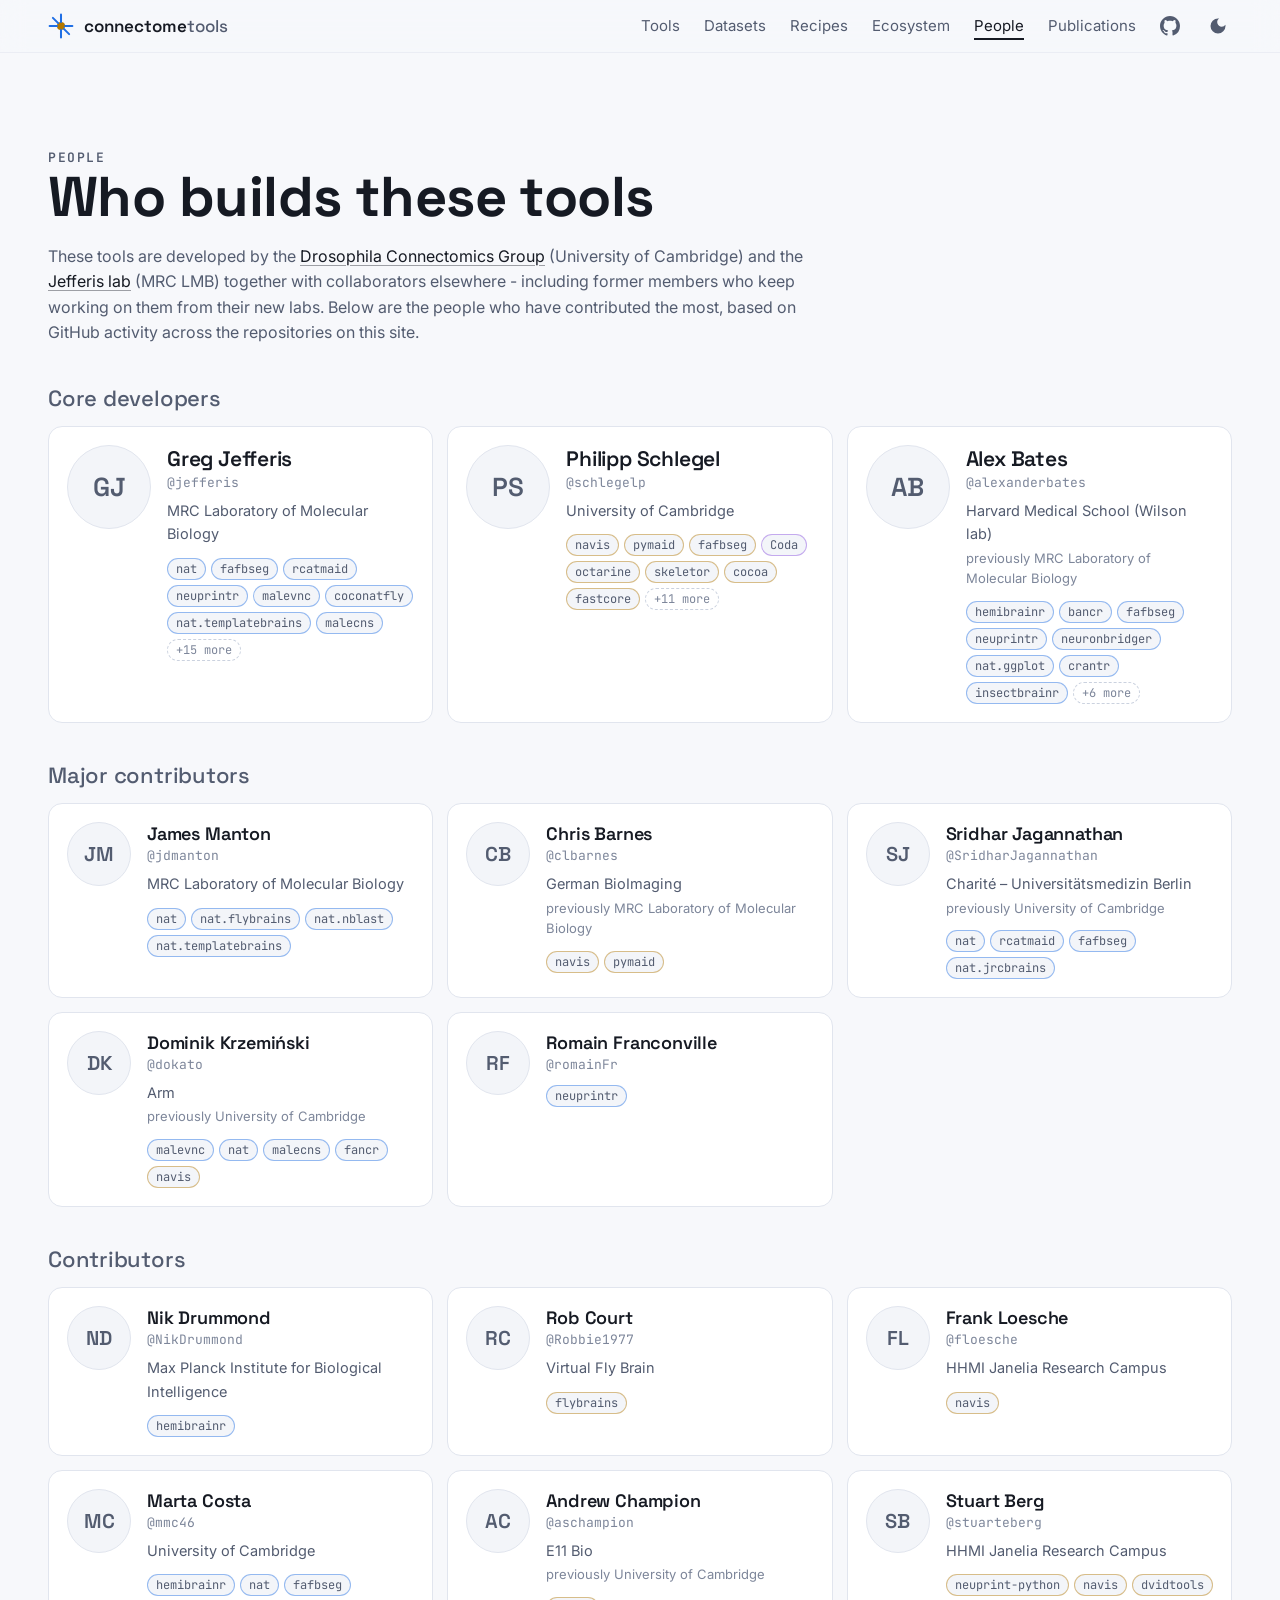
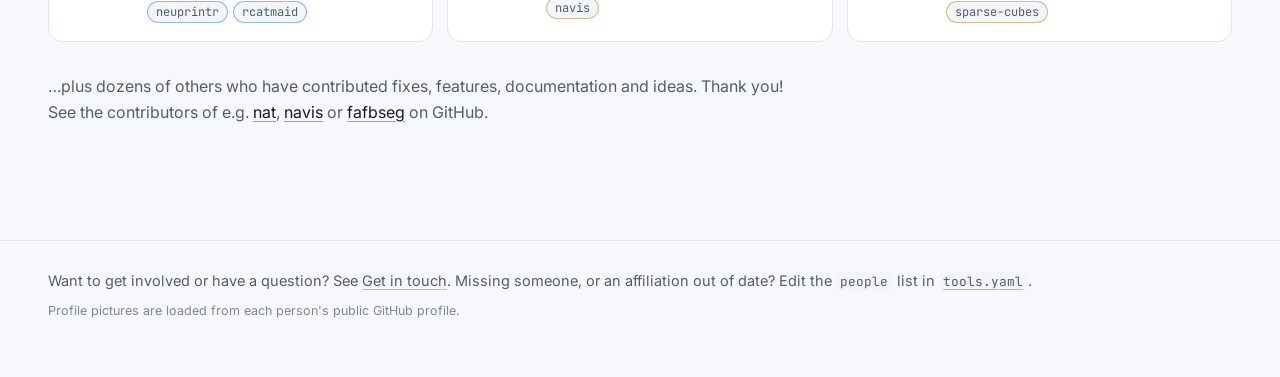
<file: docs/people.html>
<!doctype html>
<html lang="en">
<head>
  <meta charset="utf-8">
  <meta name="viewport" content="width=device-width, initial-scale=1">
  <title>People · Connectome Tools</title>
  <meta name="description" content="Open-source R and Python tools for neuroanatomy and connectomics, developed by the Drosophila Connectomics Group (University of Cambridge), the Jefferis lab (MRC LMB) and contributors from many other labs.">
  <meta property="og:title" content="People · Connectome Tools">
  <meta property="og:description" content="Open-source R and Python tools for neuroanatomy and connectomics.">
  <link rel="icon" href="data:image/svg+xml,<svg xmlns='http://www.w3.org/2000/svg' viewBox='0 0 32 32'><circle cx='16' cy='16' r='5' fill='%23ffc94d'/><path d='M16 11V2M16 21v9M11 16H2M21 16h9M12.5 12.5 6 6M19.5 19.5 26 26' stroke='%235b9cff' stroke-width='2.5' stroke-linecap='round'/></svg>">
  <link rel="preconnect" href="https://fonts.googleapis.com">
  <link rel="preconnect" href="https://fonts.gstatic.com" crossorigin>
  <link href="https://fonts.googleapis.com/css2?family=Inter:wght@400;500;600&family=JetBrains+Mono:wght@400;600&family=Space+Grotesk:wght@500;700&display=swap" rel="stylesheet">
  <link rel="stylesheet" href="style.css">
  <script>
    // Apply the saved theme before first paint to avoid a flash.
    try { const t = localStorage.getItem("theme"); if (t) document.documentElement.dataset.theme = t; } catch (e) {}
  </script>
</head>
<body>
  <header class="nav">
    <a class="brand" href="index.html" aria-label="Connectome Tools home">
      <svg viewBox="0 0 32 32" aria-hidden="true"><circle cx="16" cy="16" r="5" class="soma"/><path d="M16 11V2M16 21v9M11 16H2M21 16h9M12.5 12.5 6 6M19.5 19.5 26 26" class="neurites"/></svg>
      <span>connectome<b>tools</b></span>
    </a>
    <nav aria-label="Sections">
      <div class="nav-links">
        <a href="index.html#tools">Tools</a>
        <a href="index.html#datasets">Datasets</a>
        <a href="index.html#recipes">Recipes</a>
        <a href="index.html#ecosystem">Ecosystem</a>
        <a href="people.html" aria-current="true">People</a>
        <a href="publications.html">Publications</a>
      </div>
      <a href="https://github.com/flyconnectome/tools" class="gh" aria-label="GitHub repository">
        <svg viewBox="0 0 16 16" aria-hidden="true"><path fill="currentColor" d="M8 0C3.58 0 0 3.58 0 8c0 3.54 2.29 6.53 5.47 7.59.4.07.55-.17.55-.38 0-.19-.01-.82-.01-1.49-2.01.37-2.53-.49-2.69-.94-.09-.23-.48-.94-.82-1.13-.28-.15-.68-.52-.01-.53.63-.01 1.08.58 1.23.82.72 1.21 1.87.87 2.33.66.07-.52.28-.87.51-1.07-1.78-.2-3.64-.89-3.64-3.95 0-.87.31-1.59.82-2.15-.08-.2-.36-1.02.08-2.12 0 0 .67-.21 2.2.82.64-.18 1.32-.27 2-.27.68 0 1.36.09 2 .27 1.53-1.04 2.2-.82 2.2-.82.44 1.1.16 1.92.08 2.12.51.56.82 1.27.82 2.15 0 3.07-1.87 3.75-3.65 3.95.29.25.54.73.54 1.48 0 1.07-.01 1.93-.01 2.2 0 .21.15.46.55.38A8.013 8.013 0 0016 8c0-4.42-3.58-8-8-8z"/></svg>
      </a>
      <button class="theme-toggle" type="button" aria-label="Toggle light/dark theme">
        <svg viewBox="0 0 24 24" aria-hidden="true"><path fill="currentColor" d="M12 3a9 9 0 1 0 9 9c0-.46-.04-.92-.1-1.36a5.39 5.39 0 0 1-4.4 2.26 5.4 5.4 0 0 1-3.14-9.8c-.44-.06-.9-.1-1.36-.1z"/></svg>
      </button>
    </nav>
  </header>

  <main>
    <section class="section people-page">
      <div class="section-head">
        <p class="eyebrow">People</p>
        <h1>Who builds these tools</h1>
        <p>These tools are developed by the <a href="https://flyconnecto.me">Drosophila Connectomics Group</a> (University of Cambridge)
          and the <a href="https://www2.mrc-lmb.cam.ac.uk/group-leaders/h-to-m/gregory-jefferis/">Jefferis lab</a> (MRC LMB) together with
          collaborators elsewhere - including former members who keep working on them from their new labs. Below are the people who have
          contributed the most, based on GitHub activity across the repositories on this site.</p>
      </div>
      <div id="people"></div>
      <p class="people-more">…plus dozens of others who have contributed fixes, features, documentation and ideas. Thank you!
        See the contributors of e.g. <a href="https://github.com/natverse/nat/graphs/contributors">nat</a>,
        <a href="https://github.com/navis-org/navis/graphs/contributors">navis</a> or
        <a href="https://github.com/natverse/fafbseg/graphs/contributors">fafbseg</a> on GitHub.</p>
    </section>
  </main>

  <footer class="footer">
    <p>Want to get involved or have a question? See <a href="index.html#contact">Get in touch</a>.
      Missing someone, or an affiliation out of date? Edit the <code>people</code> list in
      <a href="https://github.com/flyconnectome/tools/blob/main/tools.yaml"><code>tools.yaml</code></a>.</p>
    <p class="small">Profile pictures are loaded from each person's public GitHub profile.</p>
  </footer>

  <script type="module" src="people.js"></script>
  <script type="module" src="theme.js"></script>
</body>
</html>
</file>
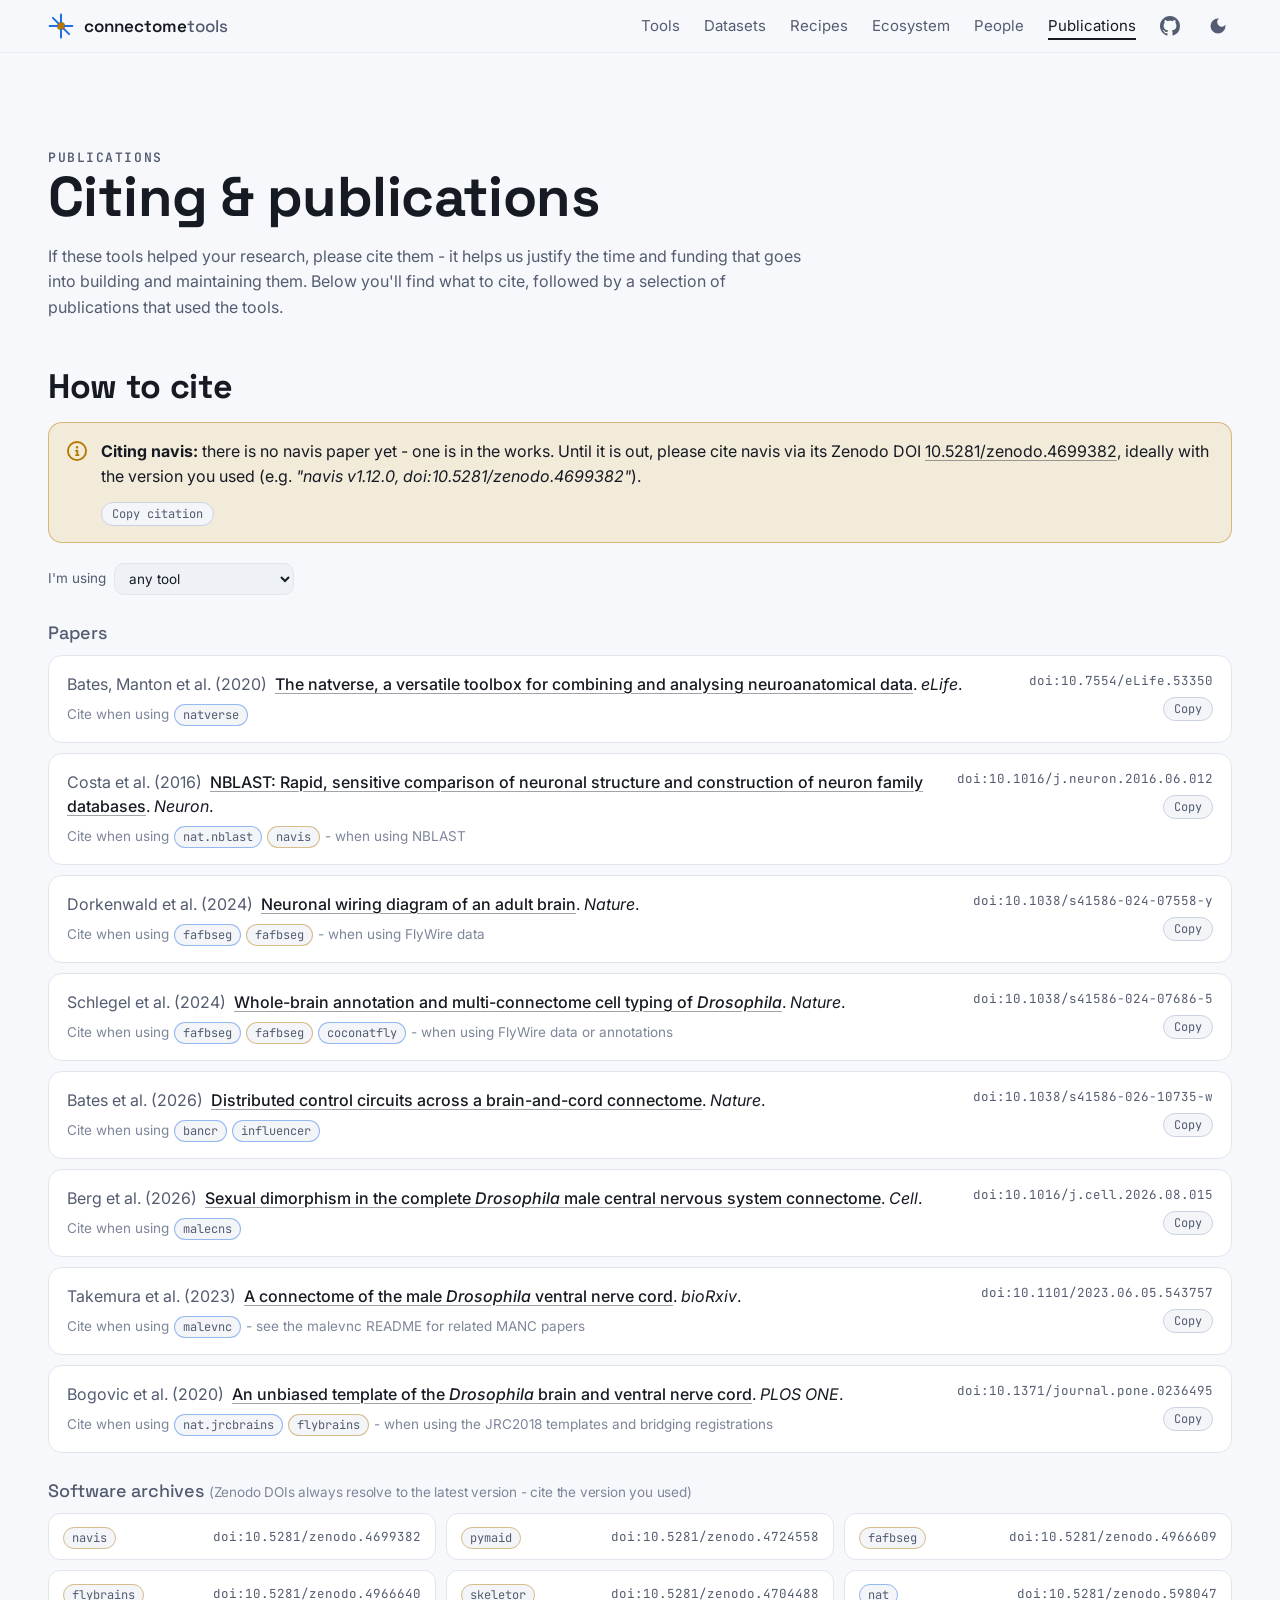
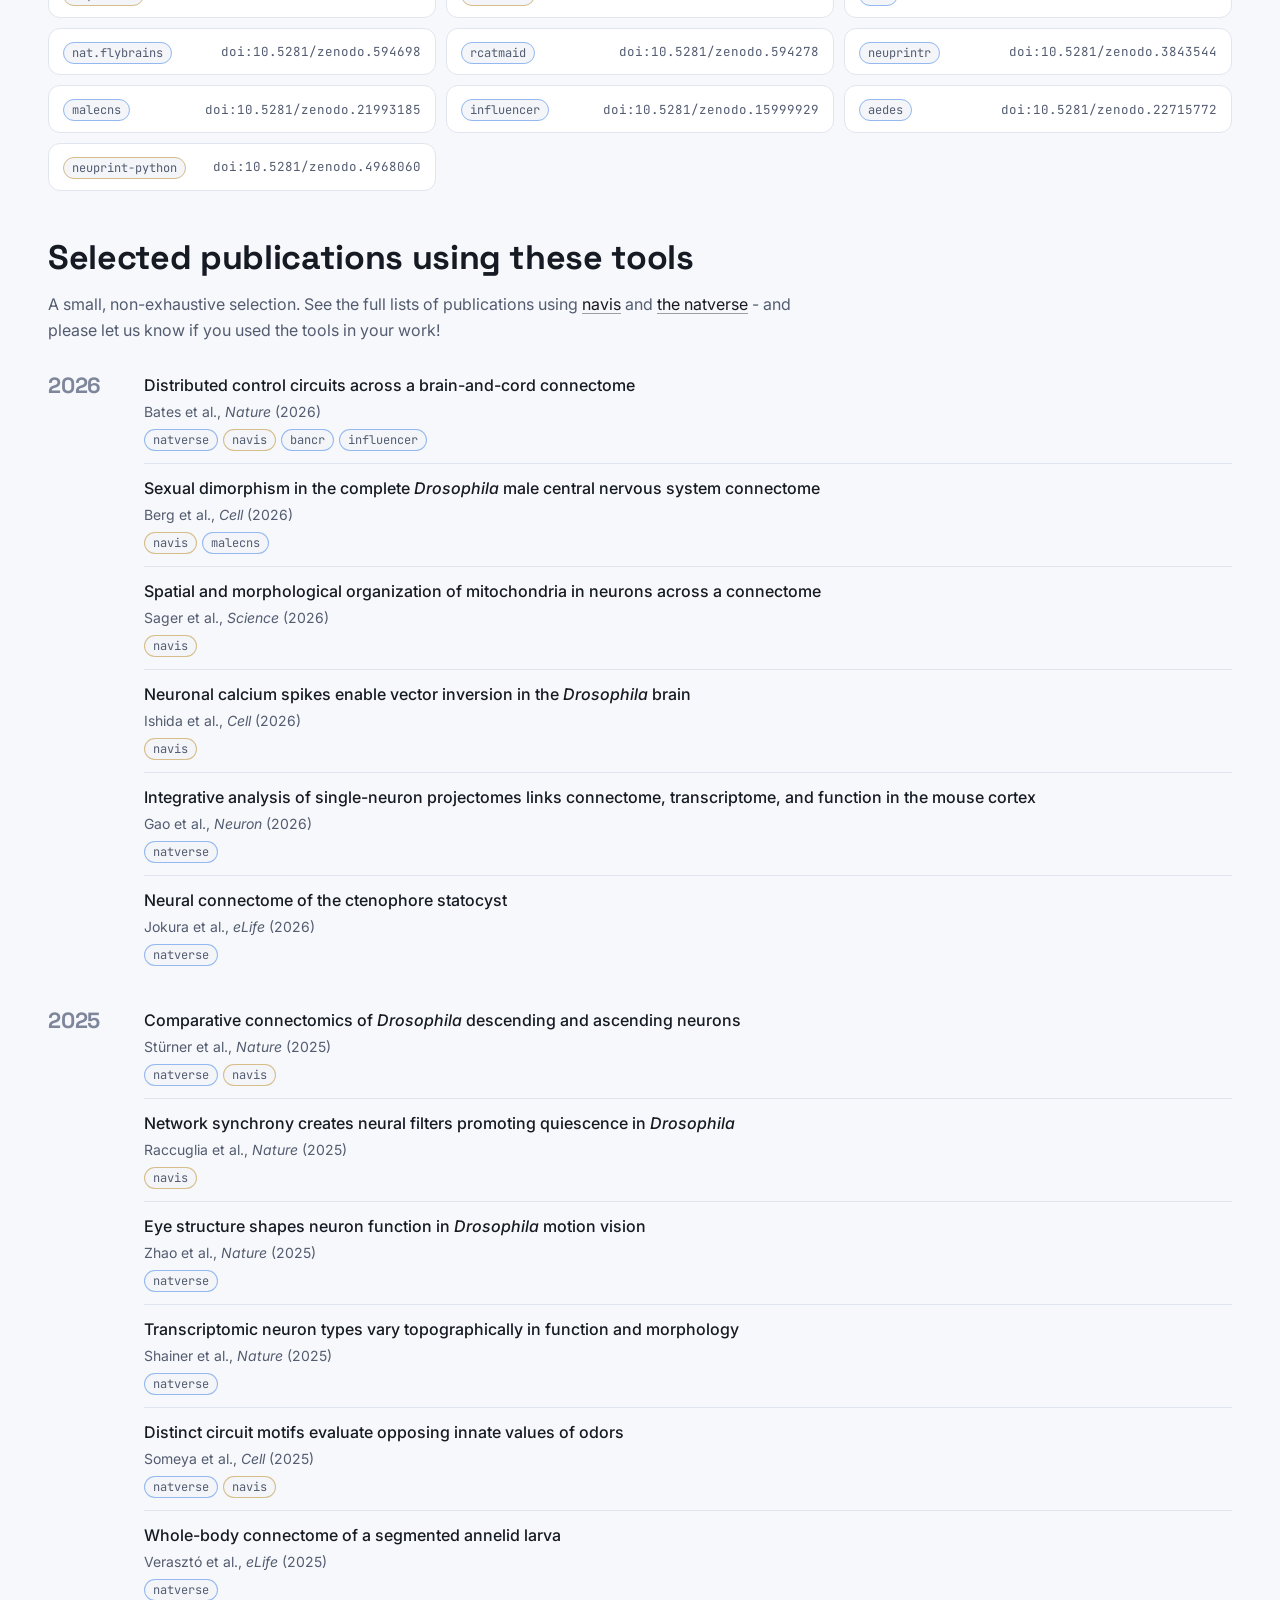
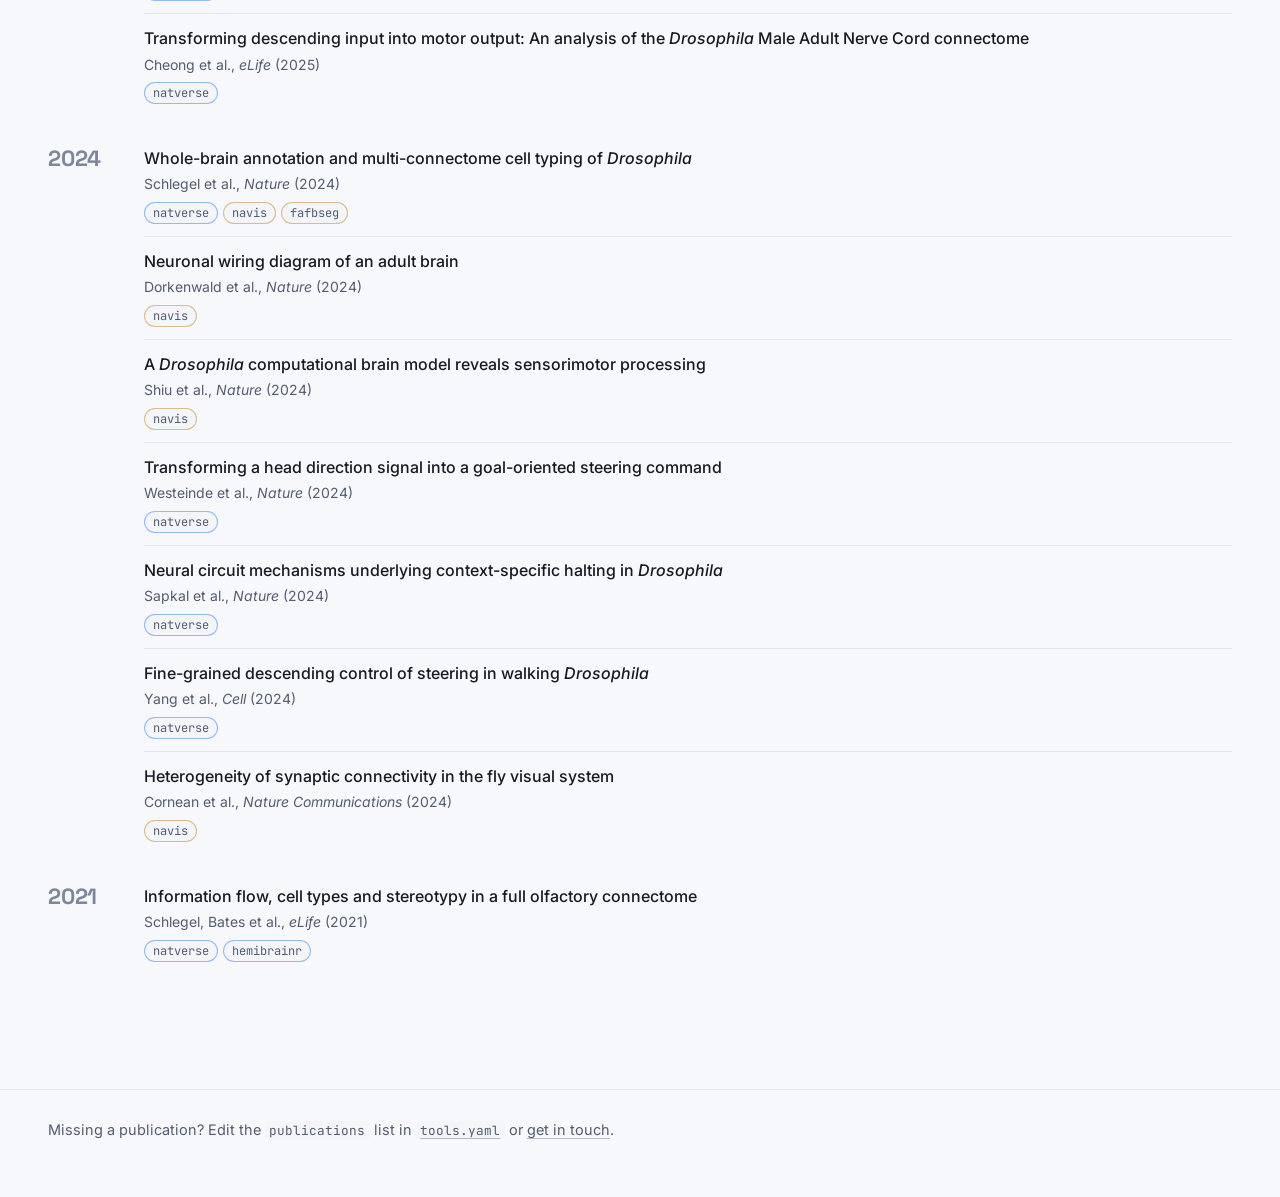
<file: docs/publications.html>
<!doctype html>
<html lang="en">
<head>
  <meta charset="utf-8">
  <meta name="viewport" content="width=device-width, initial-scale=1">
  <title>Publications · Connectome Tools</title>
  <meta name="description" content="Open-source R and Python tools for neuroanatomy and connectomics, developed by the Drosophila Connectomics Group (University of Cambridge), the Jefferis lab (MRC LMB) and contributors from many other labs.">
  <meta property="og:title" content="Publications · Connectome Tools">
  <meta property="og:description" content="Open-source R and Python tools for neuroanatomy and connectomics.">
  <link rel="icon" href="data:image/svg+xml,<svg xmlns='http://www.w3.org/2000/svg' viewBox='0 0 32 32'><circle cx='16' cy='16' r='5' fill='%23ffc94d'/><path d='M16 11V2M16 21v9M11 16H2M21 16h9M12.5 12.5 6 6M19.5 19.5 26 26' stroke='%235b9cff' stroke-width='2.5' stroke-linecap='round'/></svg>">
  <link rel="preconnect" href="https://fonts.googleapis.com">
  <link rel="preconnect" href="https://fonts.gstatic.com" crossorigin>
  <link href="https://fonts.googleapis.com/css2?family=Inter:wght@400;500;600&family=JetBrains+Mono:wght@400;600&family=Space+Grotesk:wght@500;700&display=swap" rel="stylesheet">
  <link rel="stylesheet" href="style.css">
  <script>
    // Apply the saved theme before first paint to avoid a flash.
    try { const t = localStorage.getItem("theme"); if (t) document.documentElement.dataset.theme = t; } catch (e) {}
  </script>
</head>
<body>
  <header class="nav">
    <a class="brand" href="index.html" aria-label="Connectome Tools home">
      <svg viewBox="0 0 32 32" aria-hidden="true"><circle cx="16" cy="16" r="5" class="soma"/><path d="M16 11V2M16 21v9M11 16H2M21 16h9M12.5 12.5 6 6M19.5 19.5 26 26" class="neurites"/></svg>
      <span>connectome<b>tools</b></span>
    </a>
    <nav aria-label="Sections">
      <div class="nav-links">
        <a href="index.html#tools">Tools</a>
        <a href="index.html#datasets">Datasets</a>
        <a href="index.html#recipes">Recipes</a>
        <a href="index.html#ecosystem">Ecosystem</a>
        <a href="people.html">People</a>
        <a href="publications.html" aria-current="true">Publications</a>
      </div>
      <a href="https://github.com/flyconnectome/tools" class="gh" aria-label="GitHub repository">
        <svg viewBox="0 0 16 16" aria-hidden="true"><path fill="currentColor" d="M8 0C3.58 0 0 3.58 0 8c0 3.54 2.29 6.53 5.47 7.59.4.07.55-.17.55-.38 0-.19-.01-.82-.01-1.49-2.01.37-2.53-.49-2.69-.94-.09-.23-.48-.94-.82-1.13-.28-.15-.68-.52-.01-.53.63-.01 1.08.58 1.23.82.72 1.21 1.87.87 2.33.66.07-.52.28-.87.51-1.07-1.78-.2-3.64-.89-3.64-3.95 0-.87.31-1.59.82-2.15-.08-.2-.36-1.02.08-2.12 0 0 .67-.21 2.2.82.64-.18 1.32-.27 2-.27.68 0 1.36.09 2 .27 1.53-1.04 2.2-.82 2.2-.82.44 1.1.16 1.92.08 2.12.51.56.82 1.27.82 2.15 0 3.07-1.87 3.75-3.65 3.95.29.25.54.73.54 1.48 0 1.07-.01 1.93-.01 2.2 0 .21.15.46.55.38A8.013 8.013 0 0016 8c0-4.42-3.58-8-8-8z"/></svg>
      </a>
      <button class="theme-toggle" type="button" aria-label="Toggle light/dark theme">
        <svg viewBox="0 0 24 24" aria-hidden="true"><path fill="currentColor" d="M12 3a9 9 0 1 0 9 9c0-.46-.04-.92-.1-1.36a5.39 5.39 0 0 1-4.4 2.26 5.4 5.4 0 0 1-3.14-9.8c-.44-.06-.9-.1-1.36-.1z"/></svg>
      </button>
    </nav>
  </header>

  <main>
    <section class="section pubs-page">
      <div class="section-head">
        <p class="eyebrow">Publications</p>
        <h1>Citing &amp; publications</h1>
        <p>If these tools helped your research, please cite them - it helps us justify the time and funding that goes into
          building and maintaining them. Below you'll find what to cite, followed by a selection of publications that used the tools.</p>
      </div>

      <h2 class="pubs-heading" id="cite">How to cite</h2>
      <aside class="callout" id="navis-note">
        <svg viewBox="0 0 16 16" aria-hidden="true"><path d="M0 8a8 8 0 1 1 16 0A8 8 0 0 1 0 8Zm8-6.5a6.5 6.5 0 1 0 0 13 6.5 6.5 0 0 0 0-13ZM6.5 7.75A.75.75 0 0 1 7.25 7h1a.75.75 0 0 1 .75.75v2.75h.25a.75.75 0 0 1 0 1.5h-2a.75.75 0 0 1 0-1.5h.25v-2h-.25a.75.75 0 0 1-.75-.75ZM8 6a1 1 0 1 1 0-2 1 1 0 0 1 0 2Z"/></svg>
        <div>
          <p><b>Citing navis:</b> there is no navis paper yet - one is in the works. Until it is out, please cite navis via its
            Zenodo DOI <a href="https://doi.org/10.5281/zenodo.4699382">10.5281/zenodo.4699382</a>, ideally with the version you used
            (e.g. <i>"navis v1.12.0, doi:10.5281/zenodo.4699382"</i>).</p>
          <button type="button" class="copy-cite" data-text="Schlegel P et al. navis: Neuron Analysis and Visualization. Zenodo. https://doi.org/10.5281/zenodo.4699382">Copy citation</button>
        </div>
      </aside>
      <div class="cite-filter">
        <label class="select"><span>I'm using</span>
          <select id="cite-tool" aria-label="Show citations for a tool"><option value="">any tool</option></select>
        </label>
        <p class="hint" id="cite-hint"></p>
      </div>
      <h3 class="pubs-sub">Papers</h3>
      <ol class="cite-list" id="cite-papers"></ol>
      <h3 class="pubs-sub">Software archives <span>(Zenodo DOIs always resolve to the latest version - cite the version you used)</span></h3>
      <div class="software-grid" id="cite-software"></div>

      <h2 class="pubs-heading" id="selected">Selected publications using these tools</h2>
      <p class="pubs-intro">A small, non-exhaustive selection. See the full lists of publications using
        <a href="https://navis-org.github.io/navis/stable/publications/">navis</a> and
        <a href="https://natverse.org/publications/">the natverse</a> - and please let us know if you used the tools in your work!</p>
      <div id="selected-list"></div>
    </section>
  </main>

  <footer class="footer">
    <p>Missing a publication? Edit the <code>publications</code> list in
      <a href="https://github.com/flyconnectome/tools/blob/main/tools.yaml"><code>tools.yaml</code></a> or
      <a href="index.html#contact">get in touch</a>.</p>
  </footer>

  <script type="module" src="publications.js"></script>
  <script type="module" src="theme.js"></script>
</body>
</html>
</file>
<file: docs/style.css>
/* ------------------------------------------------------------------ tokens */
:root {
  --bg: #0a0c11;
  --bg-2: #0f1218;
  --surface: #141823;
  --surface-2: #1a1f2c;
  --border: #252b3a;
  --border-strong: #343c50;
  --text: #e8eaf0;
  --muted: #9aa3b6;
  --faint: #6b7489;

  --r: #5b9cff;
  --python: #ffc94d;
  --web: #c08cff;
  --r-soft: rgba(91, 156, 255, .14);
  --python-soft: rgba(255, 201, 77, .14);
  --web-soft: rgba(192, 140, 255, .14);

  --wip: #ff9f43;
  --restricted: #ff6b81;
  --ok: #3ddc97;

  --code-bg: #0d1017;
  --tok-kw: #ff7b9c;
  --tok-str: #8be9a8;
  --tok-num: #ffc94d;
  --tok-fn: #7cc4ff;
  --tok-com: #6b7489;

  --radius: 14px;
  --shadow: 0 10px 30px -12px rgba(0, 0, 0, .6);
  --font: "Inter", system-ui, -apple-system, "Segoe UI", sans-serif;
  --font-display: "Space Grotesk", var(--font);
  --font-mono: "JetBrains Mono", ui-monospace, SFMono-Regular, Menlo, monospace;
  color-scheme: dark;
}

@media (prefers-color-scheme: light) {
  :root:not([data-theme="dark"]) {
    --bg: #f7f8fb; --bg-2: #eef1f6; --surface: #ffffff; --surface-2: #f3f5f9;
    --border: #e1e5ee; --border-strong: #cbd2df; --text: #161a23; --muted: #535c70; --faint: #7d869a;
    --r: #1f6fe5; --python: #b37800; --web: #8a4fe0;
    --r-soft: rgba(31, 111, 229, .10); --python-soft: rgba(214, 150, 0, .13); --web-soft: rgba(138, 79, 224, .10);
    --wip: #c76a00; --restricted: #d63355; --ok: #12935c;
    --code-bg: #f3f5f9; --tok-kw: #c2185b; --tok-str: #2e7d32; --tok-num: #a35f00; --tok-fn: #1f6fe5; --tok-com: #7d869a;
    --shadow: 0 10px 30px -14px rgba(20, 30, 60, .25);
    color-scheme: light;
  }
}
:root[data-theme="light"] {
  --bg: #f7f8fb; --bg-2: #eef1f6; --surface: #ffffff; --surface-2: #f3f5f9;
  --border: #e1e5ee; --border-strong: #cbd2df; --text: #161a23; --muted: #535c70; --faint: #7d869a;
  --r: #1f6fe5; --python: #b37800; --web: #8a4fe0;
  --r-soft: rgba(31, 111, 229, .10); --python-soft: rgba(214, 150, 0, .13); --web-soft: rgba(138, 79, 224, .10);
  --wip: #c76a00; --restricted: #d63355; --ok: #12935c;
  --code-bg: #f3f5f9; --tok-kw: #c2185b; --tok-str: #2e7d32; --tok-num: #a35f00; --tok-fn: #1f6fe5; --tok-com: #7d869a;
  --shadow: 0 10px 30px -14px rgba(20, 30, 60, .25);
  color-scheme: light;
}

/* -------------------------------------------------------------------- base */
*, *::before, *::after { box-sizing: border-box; }
[hidden] { display: none !important; }   /* components below set `display`, which would otherwise override `hidden` */
html { scroll-behavior: smooth; scroll-padding-top: 72px; }
@media (prefers-reduced-motion: reduce) { html { scroll-behavior: auto; } }
body {
  margin: 0;
  background: var(--bg);
  color: var(--text);
  font: 16px/1.6 var(--font);
  -webkit-font-smoothing: antialiased;
  overflow-x: hidden;
}
a { color: inherit; text-decoration-color: color-mix(in srgb, currentColor 40%, transparent); text-underline-offset: 3px; }
a:hover { text-decoration-color: currentColor; }
code { font: .88em var(--font-mono); background: var(--surface-2); padding: .1em .35em; border-radius: 5px; }
h1, h2, h3 { font-family: var(--font-display); line-height: 1.1; margin: 0; letter-spacing: -.01em; }
button { font: inherit; color: inherit; }
:focus-visible { outline: 2px solid var(--r); outline-offset: 2px; border-radius: 6px; }

/* --------------------------------------------------------------------- nav */
.nav {
  position: sticky; top: 0; z-index: 20;
  display: flex; align-items: center; justify-content: space-between; gap: 16px;
  padding: 12px clamp(16px, 4vw, 48px);
  background: color-mix(in srgb, var(--bg) 78%, transparent);
  backdrop-filter: blur(12px);
  border-bottom: 1px solid color-mix(in srgb, var(--border) 60%, transparent);
}
.brand { display: flex; align-items: center; gap: 10px; text-decoration: none; font: 600 17px var(--font-display); }
.brand svg { width: 26px; height: 26px; }
.brand .soma { fill: var(--python); }
.brand .neurites { stroke: var(--r); stroke-width: 2.5; stroke-linecap: round; fill: none; }
.brand b { color: var(--muted); font-weight: 500; }
.nav nav { display: flex; align-items: center; gap: clamp(8px, 2vw, 24px); }
.nav-links { display: flex; gap: clamp(8px, 2vw, 24px); }
.nav nav a { text-decoration: none; color: var(--muted); font-size: 15px; transition: color .15s; }
.nav nav a:hover, .nav-links a[aria-current="true"] { color: var(--text); }
.nav-links a[aria-current="true"] { box-shadow: 0 2px 0 var(--text); }
.nav .gh svg, .theme-toggle svg { width: 20px; height: 20px; display: block; }
.theme-toggle { background: none; border: 0; padding: 4px; cursor: pointer; color: var(--muted); }
.theme-toggle:hover { color: var(--text); }
@media (max-width: 640px) {
  /* Section links move to a scrollable second row so they stay discoverable on phones */
  .nav { flex-wrap: wrap; row-gap: 8px; }
  .nav nav { display: contents; }
  .nav .gh { margin-left: auto; }
  .nav-links { order: 3; width: 100%; overflow-x: auto; gap: 16px; padding-bottom: 2px; scrollbar-width: none; }
  .nav-links a { white-space: nowrap; font-size: 14px; }
  html { scroll-padding-top: 104px; }
}

/* -------------------------------------------------------------------- rail */
.rail {
  position: fixed; left: 22px; top: 50%; transform: translate(-10px, -50%); z-index: 15;
  display: none;
  /* hidden over the hero; nav.js adds .shown once the hero is mostly scrolled past */
  opacity: 0; visibility: hidden; transition: opacity .3s, transform .3s, visibility 0s .3s;
}
.rail.shown { opacity: 1; visibility: visible; transform: translate(0, -50%); transition: opacity .3s, transform .3s; }
.rail ol { list-style: none; margin: 0; padding: 0; display: flex; flex-direction: column; gap: 26px; position: relative; }
.rail a { display: flex; align-items: center; gap: 12px; text-decoration: none; color: var(--faint); font-size: 13px; font-weight: 500; }
.rail i {
  width: 11px; height: 11px; border-radius: 50%; flex: none; position: relative; z-index: 1;
  background: var(--bg); border: 2px solid var(--border-strong); transition: all .2s;
}
.rail a span {
  padding: 3px 9px; border-radius: 7px; white-space: nowrap;
  background: color-mix(in srgb, var(--surface) 92%, transparent); border: 1px solid var(--border);
  opacity: 0; transform: translateX(-6px); pointer-events: none; transition: opacity .2s, transform .2s, color .2s;
}
.rail a:hover i { border-color: var(--muted); }
.rail a[aria-current="true"] { color: var(--text); }
.rail a[aria-current="true"] i { background: var(--text); border-color: var(--text); transform: scale(1.25); }
.rail:hover a span, .rail a:focus-visible span { opacity: 1; transform: none; pointer-events: auto; }
.rail-track { position: absolute; left: 4.75px; width: 1.5px; background: var(--border); }   /* top/height set by nav.js */
.rail-fill { position: absolute; left: 0; top: 0; width: 100%; height: 0; background: linear-gradient(var(--r), var(--web), var(--python)); }
@media (min-width: 1100px) { .rail { display: block; } }
/* Enough gutter to keep the labels visible permanently */
@media (min-width: 1600px) {
  .rail a span { opacity: 1; transform: none; pointer-events: auto; background: none; border-color: transparent; padding-left: 0; }
}

/* -------------------------------------------------------------------- hero */
.hero {
  position: relative;
  min-height: min(88vh, 860px);
  display: grid;
  grid-template-columns: minmax(0, 1fr);
  align-items: center;
  padding: clamp(32px, 6vw, 80px) clamp(16px, 4vw, 48px);
  overflow: hidden;
  isolation: isolate;
  background:
    radial-gradient(60% 70% at 75% 45%, color-mix(in srgb, var(--r) 14%, transparent), transparent 70%),
    radial-gradient(40% 50% at 85% 75%, color-mix(in srgb, var(--python) 9%, transparent), transparent 70%);
}
.hero-canvas { position: absolute; inset: 0 0 0 36%; z-index: -1; cursor: grab; }
.hero-canvas:active { cursor: grabbing; }
.hero-canvas canvas { display: block; width: 100% !important; height: 100% !important; }
.hero-text { max-width: 620px; position: relative; pointer-events: none; }
.hero-text a, .hero-text .btn { pointer-events: auto; }
.eyebrow {
  font: 600 13px var(--font-mono); letter-spacing: .12em; text-transform: uppercase; color: var(--muted); margin: 0 0 18px;
}
.hero h1 { font-size: clamp(40px, 6.4vw, 76px); font-weight: 700; margin-bottom: 22px; }
.grad {
  background: linear-gradient(100deg, var(--r) 10%, var(--web) 55%, var(--python) 95%);
  -webkit-background-clip: text; background-clip: text; color: transparent;
}
.lede { font-size: clamp(16px, 1.6vw, 19px); color: var(--muted); max-width: 54ch; margin: 0 0 30px; }
.lede a { color: var(--text); }
.cta { display: flex; flex-wrap: wrap; gap: 12px; margin-bottom: 36px; }
.btn {
  display: inline-flex; align-items: center; gap: 10px;
  padding: 12px 20px; border-radius: 999px; text-decoration: none; font-weight: 500;
  border: 1px solid var(--border-strong); background: color-mix(in srgb, var(--surface) 70%, transparent);
  transition: transform .15s, border-color .15s, background .15s;
}
.btn:hover { transform: translateY(-1px); border-color: var(--muted); }
.btn.primary { background: var(--text); color: var(--bg); border-color: var(--text); }
.btn.primary svg { width: 18px; height: 18px; stroke: currentColor; stroke-width: 2; fill: none; stroke-linecap: round; stroke-linejoin: round; }
.hero-stats { list-style: none; display: flex; flex-wrap: wrap; gap: 10px 28px; padding: 0; margin: 0; }
.hero-stats li { color: var(--muted); font-size: 14px; }
.hero-stats b { display: block; font: 700 26px var(--font-display); color: var(--text); }
.hero-legend {
  position: absolute; right: clamp(16px, 4vw, 48px); bottom: 20px; max-width: 360px;
  font-size: 12px; color: var(--faint); text-align: right;
}
.legend-title { margin: 0 0 8px; }
.hero-legend ul { list-style: none; padding: 0; margin: 0; display: flex; flex-wrap: wrap; justify-content: flex-end; gap: 4px 12px; }
.hero-legend li { cursor: default; display: flex; align-items: center; gap: 6px; font-family: var(--font-mono); transition: color .15s; }
.hero-legend li:hover { color: var(--text); }
.hero-legend li i { width: 8px; height: 8px; border-radius: 50%; display: inline-block; }
@media (max-width: 860px) {
  .hero { min-height: auto; padding-top: 360px; }
  .hero-canvas { inset: 0 0 auto 0; height: 380px; }
  .hero-legend { position: static; text-align: left; max-width: none; margin-top: 28px; }
  .hero-legend ul { justify-content: flex-start; }
}

/* ---------------------------------------------------------------- sections */
.section { padding: clamp(56px, 8vw, 96px) clamp(16px, 4vw, 48px) 0; max-width: 1320px; margin: 0 auto; }
.section-head { max-width: 760px; margin-bottom: 28px; }
.section-head h2 { font-size: clamp(30px, 4vw, 44px); margin-bottom: 12px; }
.section-head p { color: var(--muted); margin: 0; }
.section-head a { color: var(--text); }

/* ----------------------------------------------------------------- filters */
.filters {
  display: flex; flex-direction: column; gap: 12px;
  padding: 14px; margin-bottom: 14px;
  background: var(--surface); border: 1px solid var(--border); border-radius: var(--radius);
  position: sticky; top: 62px; z-index: 10; box-shadow: var(--shadow);
}
.filter-row { display: flex; flex-wrap: wrap; gap: 10px 16px; align-items: center; }
.search { display: flex; align-items: center; gap: 8px; flex: 1 1 200px; min-width: 0;
  background: var(--bg-2); border: 1px solid var(--border); border-radius: 10px; padding: 0 12px; }
.search svg { width: 16px; height: 16px; stroke: var(--faint); stroke-width: 2; fill: none; flex: none; }
.search input { border: 0; background: none; color: var(--text); font: inherit; padding: 8px 0; width: 100%; outline: none; }
.chips { display: flex; flex-wrap: wrap; gap: 6px; }
.chip {
  border: 1px solid var(--border); background: var(--bg-2); color: var(--muted);
  padding: 5px 12px; border-radius: 999px; font-size: 13.5px; cursor: pointer; transition: all .15s;
}
.chip:hover { color: var(--text); border-color: var(--border-strong); }
.chip.active { color: var(--text); border-color: var(--text); background: var(--surface-2); }
.chip[data-lang="r"].active { border-color: var(--r); background: var(--r-soft); }
.chip[data-lang="python"].active { border-color: var(--python); background: var(--python-soft); }
.chip[data-lang="web"].active { border-color: var(--web); background: var(--web-soft); }
.select { display: flex; align-items: center; gap: 8px; font-size: 13.5px; color: var(--muted); }
.select select {
  font: inherit; color: var(--text); background: var(--bg-2); border: 1px solid var(--border);
  border-radius: 10px; padding: 6px 10px; max-width: 180px;
}
.view-toggle { display: inline-flex; border: 1px solid var(--border); border-radius: 10px; overflow: hidden; }
.select { margin-left: auto; }
.view-toggle button { background: var(--bg-2); border: 0; padding: 6px 12px; font-size: 13.5px; color: var(--muted); cursor: pointer; }
.view-toggle button.active { background: var(--surface-2); color: var(--text); box-shadow: inset 0 -2px 0 var(--text); }
@media (max-width: 860px) { .filters { position: static; } .select { margin-left: 0; } }
.result-count { color: var(--faint); font-size: 13.5px; margin: 0 0 14px 4px; }

/* -------------------------------------------------------------------- grid */
.grid { display: grid; grid-template-columns: repeat(auto-fill, minmax(280px, 1fr)); gap: 14px; }
.card {
  position: relative; display: flex; flex-direction: column; gap: 10px;
  padding: 18px 18px 14px; border-radius: var(--radius);
  background: var(--surface); border: 1px solid var(--border);
  transition: transform .18s, border-color .18s, box-shadow .18s;
  --accent: var(--muted); --accent-soft: transparent;
}
.card[data-lang="r"] { --accent: var(--r); --accent-soft: var(--r-soft); }
.card[data-lang="python"] { --accent: var(--python); --accent-soft: var(--python-soft); }
.card[data-lang="web"] { --accent: var(--web); --accent-soft: var(--web-soft); }
.card::before {
  content: ""; position: absolute; inset: 0 0 auto; height: 3px; border-radius: var(--radius) var(--radius) 0 0;
  background: linear-gradient(90deg, var(--accent), transparent 80%); opacity: .8;
}
.card:hover { transform: translateY(-2px); border-color: var(--border-strong); box-shadow: var(--shadow); }
.card.flash { animation: flash 1.6s ease-out; }
@keyframes flash { 0%, 30% { border-color: var(--accent); box-shadow: 0 0 0 4px var(--accent-soft); } }
.card-head { display: flex; align-items: center; gap: 10px; }
.card-head h3 { font: 600 17px var(--font-mono); letter-spacing: -.01em; word-break: break-word; }
.card-head h3 a { text-decoration: none; }
.card-head h3 a::after { content: ""; position: absolute; inset: 0; border-radius: var(--radius); }
.tag {
  font: 600 10.5px var(--font-mono); text-transform: uppercase; letter-spacing: .06em;
  padding: 2px 7px; border-radius: 6px; color: var(--accent); background: var(--accent-soft); white-space: nowrap;
}
.status { font: 600 10.5px var(--font-mono); text-transform: uppercase; letter-spacing: .06em; padding: 2px 7px; border-radius: 6px; border: 1px solid; white-space: nowrap; }
.status.wip { color: var(--wip); border-color: color-mix(in srgb, var(--wip) 50%, transparent); }
.status.ext { color: var(--muted); border-color: var(--border-strong); text-transform: none; letter-spacing: 0; }
.status.restricted { color: var(--restricted); border-color: color-mix(in srgb, var(--restricted) 50%, transparent); }
.card-head .spacer { flex: 1; }
.card p { margin: 0; color: var(--muted); font-size: 14.5px; line-height: 1.55; }
.card p a { position: relative; z-index: 1; }
.card .ds { display: flex; flex-wrap: wrap; gap: 4px; }
.card .ds span { font-size: 11.5px; padding: 1px 7px; border-radius: 999px; background: var(--surface-2); color: var(--muted); border: 1px solid var(--border); }
.card .ds span.generic { border-style: dashed; }
.card-foot { display: flex; align-items: center; gap: 12px; margin-top: auto; padding-top: 6px; font-size: 12.5px; color: var(--faint); }
.card-foot .links { margin-left: auto; display: flex; gap: 10px; position: relative; z-index: 1; }
.card-foot .links a { color: var(--muted); text-decoration: none; }
.card-foot .links a:hover { color: var(--text); }
.card-foot svg { width: 13px; height: 13px; vertical-align: -2px; fill: currentColor; }
.empty { color: var(--muted); padding: 40px; text-align: center; border: 1px dashed var(--border); border-radius: var(--radius); }

/* ------------------------------------------------------------------- pairs */
.pairs { display: flex; flex-direction: column; gap: 14px; }
.pair { display: grid; grid-template-columns: 1fr 150px 1fr; gap: 14px; align-items: stretch; }
.pair-side { display: grid; gap: 10px; align-content: center; }
.pair-side.r { justify-items: stretch; }
.pair-mid { display: flex; align-items: center; justify-content: center; text-align: center; font: 500 14px var(--font-display); color: var(--muted); position: relative; }
.pair-mid::before { content: ""; position: absolute; left: -14px; right: -14px; top: 50%; border-top: 1px dashed var(--border-strong); z-index: -1; }
.pair-mid span { background: var(--bg); padding: 6px 10px; border-radius: 8px; border: 1px solid var(--border); }
.pair .card { padding: 14px 16px 12px; }
.pair-head { display: grid; grid-template-columns: 1fr 150px 1fr; gap: 14px; font: 600 13px var(--font-mono); text-transform: uppercase; letter-spacing: .1em; }
.pair-head .r { color: var(--r); } .pair-head .python { color: var(--python); text-align: right; }
@media (max-width: 760px) {
  .pair, .pair-head { grid-template-columns: 1fr; }
  .pair-mid { justify-content: flex-start; } .pair-mid::before { display: none; }
  .pair-head { display: none; }
  .pair { padding-bottom: 14px; border-bottom: 1px solid var(--border); }
}

/* ------------------------------------------------------------------ matrix */
.matrix-wrap { overflow-x: auto; border: 1px solid var(--border); border-radius: var(--radius); background: var(--surface); }
.matrix { border-collapse: separate; border-spacing: 0; font-size: 13.5px; min-width: 100%; }
.matrix th, .matrix td { padding: 0; text-align: center; border-bottom: 1px solid var(--border); }
.matrix thead th { position: sticky; top: 0; background: var(--surface); vertical-align: bottom; height: 160px; z-index: 1; }
.matrix thead th.col { width: 34px; min-width: 34px; }
.matrix thead th.col a {
  writing-mode: vertical-rl; transform: rotate(180deg); text-decoration: none;
  font: 500 12.5px var(--font-mono); padding: 10px 0; display: inline-block; white-space: nowrap; color: var(--muted);
}
.matrix thead th.col a:hover { color: var(--text); }
.matrix thead th.col.r { box-shadow: inset 0 -3px 0 var(--r); }
.matrix thead th.col.python { box-shadow: inset 0 -3px 0 var(--python); }
.matrix thead th.col.web { box-shadow: inset 0 -3px 0 var(--web); }
.matrix thead th.group-gap, .matrix td.group-gap { width: 10px; min-width: 10px; border-bottom-color: transparent; }
.matrix tbody th {
  position: sticky; left: 0; background: var(--surface); text-align: left; font-weight: 500; z-index: 1;
  padding: 8px 16px; white-space: nowrap; min-width: 220px; cursor: pointer;
}
@media (max-width: 640px) { .matrix tbody th { min-width: 150px; padding: 8px 10px; white-space: normal; } }
.matrix tbody th small { display: block; color: var(--faint); font-weight: 400; font-size: 12px; }
.matrix tbody th .lock { color: var(--restricted); font-size: 11px; margin-left: 4px; }
.matrix tbody tr { transition: background .12s; }
.matrix tbody tr:hover, .matrix tbody tr:hover th { background: var(--surface-2); }
.matrix tbody tr.selected th { box-shadow: inset 3px 0 0 var(--text); }
.matrix td.hl, .matrix th.hl { background: color-mix(in srgb, var(--surface-2) 80%, transparent); }
.dot { display: inline-block; width: 11px; height: 11px; border-radius: 50%; vertical-align: -1px; }
.dot.dedicated { background: var(--text); }
.dot.generic { border: 1.5px solid var(--muted); }
.matrix td .dot.dedicated { background: var(--c, var(--text)); }
.matrix td .dot.generic { border-color: var(--c, var(--muted)); }
.matrix td.r { --c: var(--r); } .matrix td.python { --c: var(--python); } .matrix td.web { --c: var(--web); }
.matrix tbody tr:last-child > * { border-bottom: 0; }

/* ----------------------------------------------------------------- recipes */
.recipes { display: grid; grid-template-columns: 280px minmax(0, 1fr); gap: 18px; align-items: start; }
.recipe-list { list-style: none; margin: 0; padding: 0; display: flex; flex-direction: column; gap: 6px; }
.recipe-list button {
  width: 100%; text-align: left; background: none; border: 1px solid transparent; border-radius: 10px;
  padding: 10px 14px; cursor: pointer; color: var(--muted); font-weight: 500; transition: all .15s;
}
.recipe-list button:hover { color: var(--text); background: var(--surface); }
.recipe-list button[aria-selected="true"] { color: var(--text); background: var(--surface); border-color: var(--border-strong); }
.recipe-panel { background: var(--surface); border: 1px solid var(--border); border-radius: var(--radius); overflow: hidden; min-width: 0; }
.recipe-panel .blurb { padding: 16px 18px 0; margin: 0; color: var(--muted); font-size: 14.5px; }
.recipe-panel .blurb a { color: var(--text); }
.code-tabs { display: flex; gap: 4px; padding: 14px 18px 0; border-bottom: 1px solid var(--border); }
.code-tabs button {
  background: none; border: 0; padding: 8px 14px; cursor: pointer; color: var(--muted);
  font: 600 13px var(--font-mono); border-bottom: 2px solid transparent; margin-bottom: -1px;
}
.code-tabs button[data-lang="r"][aria-selected="true"] { color: var(--r); border-color: var(--r); }
.code-tabs button[data-lang="python"][aria-selected="true"] { color: var(--python); border-color: var(--python); }
.code-tabs .copy { margin-left: auto; font-weight: 500; }
.code-tabs .copy:hover { color: var(--text); }
.recipe-panel pre { margin: 0; padding: 18px; background: var(--code-bg); overflow-x: auto; font: 13.5px/1.65 var(--font-mono); }
.recipe-panel pre code { background: none; padding: 0; font: inherit; }
.recipe-panel .uses { padding: 12px 18px 16px; font-size: 13px; color: var(--faint); border-top: 1px solid var(--border); background: var(--code-bg); }
.recipe-panel .uses a { color: var(--muted); }
@media (max-width: 760px) {
  .recipes { grid-template-columns: 1fr; }
  .recipe-list { flex-direction: row; overflow-x: auto; padding-bottom: 4px; }
  .recipe-list button { white-space: nowrap; }
}
.hljs-keyword, .hljs-built_in, .hljs-literal { color: var(--tok-kw); }
.hljs-string { color: var(--tok-str); }
.hljs-number { color: var(--tok-num); }
.hljs-title, .hljs-title.function_, .hljs-params { color: var(--tok-fn); }
.hljs-comment { color: var(--tok-com); font-style: italic; }
.hljs-operator, .hljs-punctuation { color: var(--muted); }

/* ------------------------------------------------------------------- graph */
.graph {
  position: relative; height: min(78vh, 760px); min-height: 480px;
  border: 1px solid var(--border); border-radius: var(--radius); overflow: hidden;
  background:
    radial-gradient(circle at 25% 50%, var(--r-soft), transparent 45%),
    radial-gradient(circle at 75% 50%, var(--python-soft), transparent 45%),
    var(--surface);
}
.graph svg { display: block; width: 100%; height: 100%; }
.graph .link { stroke: var(--border-strong); stroke-opacity: .9; fill: none; }
.graph .link.pair { stroke: var(--muted); stroke-dasharray: 4 4; stroke-opacity: .55; }
.graph .node circle { stroke: var(--bg); stroke-width: 2; cursor: pointer; }
.graph .node text { font: 500 11px var(--font-mono); fill: var(--text); pointer-events: none; paint-order: stroke; stroke: var(--surface); stroke-width: 3px; }
.graph .node.r circle { fill: var(--r); } .graph .node.python circle { fill: var(--python); } .graph .node.web circle { fill: var(--web); }
.graph .node.ext circle { fill-opacity: .25; stroke: var(--python); stroke-width: 1.5; stroke-dasharray: 3 2; }
.graph.focus .node, .graph.focus .link { opacity: .12; transition: opacity .15s; }
.graph.focus .node.on, .graph.focus .link.on { opacity: 1; }
.graph-legend { position: absolute; left: 14px; bottom: 12px; display: flex; flex-wrap: wrap; gap: 6px 16px; font-size: 12.5px; color: var(--muted); pointer-events: none; }
.graph-legend span { display: flex; align-items: center; gap: 6px; }
.sw { width: 10px; height: 10px; border-radius: 50%; display: inline-block; }
.sw.ext { border: 1.5px dashed var(--muted); }
.sw.r { background: var(--r); } .sw.python { background: var(--python); } .sw.web { background: var(--web); }
.ln { width: 22px; border-top: 1.5px solid var(--border-strong); display: inline-block; }
.ln.dashed { border-top: 1.5px dashed var(--muted); }
.graph-labels { position: absolute; top: 14px; left: 18px; right: 18px; display: flex; justify-content: space-between; pointer-events: none;
  font: 600 13px var(--font-mono); letter-spacing: .12em; text-transform: uppercase; }
.graph-labels .r { color: var(--r); } .graph-labels .python { color: var(--python); }

/* ------------------------------------------------------------ tooltip/foot */
.tooltip {
  position: fixed; z-index: 50; pointer-events: none; max-width: 300px;
  background: var(--surface-2); border: 1px solid var(--border-strong); border-radius: 10px;
  padding: 10px 12px; font-size: 13px; color: var(--muted); box-shadow: var(--shadow);
}
.tooltip b { color: var(--text); font-family: var(--font-mono); }
.footer { max-width: 1320px; margin: clamp(64px, 9vw, 120px) auto 0; padding: 28px clamp(16px, 4vw, 48px) 48px; border-top: 1px solid var(--border); color: var(--muted); font-size: 14.5px; }
.footer p { margin: 0 0 8px; }
.footer .small { font-size: 12.5px; color: var(--faint); }

/* ------------------------------------------------------------------ people */
.people-page h1 { font-size: clamp(36px, 5vw, 56px); margin-bottom: 16px; }
.people-group { font-size: 22px; margin: 40px 0 16px; color: var(--muted); font-weight: 500; }
.people-grid { display: grid; grid-template-columns: repeat(auto-fill, minmax(300px, 1fr)); gap: 14px; }
.people-grid.core { grid-template-columns: repeat(auto-fill, minmax(360px, 1fr)); }
.person {
  display: flex; gap: 16px; align-items: flex-start; padding: 18px;
  background: var(--surface); border: 1px solid var(--border); border-radius: var(--radius);
}
.avatar {
  flex: none; width: 64px; height: 64px; border-radius: 50%; overflow: hidden;
  background: var(--surface-2); border: 1px solid var(--border);
  display: grid; place-items: center; font: 600 20px var(--font-display); color: var(--muted);
}
.person.core .avatar { width: 84px; height: 84px; font-size: 26px; }
.avatar img { width: 100%; height: 100%; object-fit: cover; display: block; }
.person-body { min-width: 0; display: flex; flex-direction: column; gap: 2px; }
.person h3 { font: 600 18px var(--font-display); }
.person.core h3 { font-size: 21px; }
.handle { font: 13px var(--font-mono); color: var(--faint); text-decoration: none; }
.handle:hover { color: var(--text); }
.affil { margin: 6px 0 0; font-size: 14.5px; color: var(--muted); }
.prev { margin: 0; font-size: 13px; color: var(--faint); }
.pkgs { display: flex; flex-wrap: wrap; gap: 5px; margin-top: 10px; }
.pkg {
  font: 12px var(--font-mono); padding: 2px 8px; border-radius: 999px; text-decoration: none; white-space: nowrap;
  color: var(--muted); background: var(--surface-2); border: 1px solid var(--border);
}
.pkg[data-lang="r"] { border-color: color-mix(in srgb, var(--r) 45%, transparent); }
.pkg[data-lang="python"] { border-color: color-mix(in srgb, var(--python) 45%, transparent); }
.pkg[data-lang="web"] { border-color: color-mix(in srgb, var(--web) 45%, transparent); }
.pkg:hover { color: var(--text); }
.pkgs .more {
  font: 12px var(--font-mono); padding: 2px 8px; border-radius: 999px; cursor: pointer;
  color: var(--faint); background: none; border: 1px dashed var(--border-strong);
}
.pkgs .more:hover { color: var(--text); border-color: var(--muted); }
.people-more { color: var(--muted); margin-top: 32px; max-width: 760px; }
.people-more a, .people-page .section-head a { color: var(--text); }

/* ----------------------------------------------------------------- contact */
.contact-grid { display: grid; grid-template-columns: repeat(auto-fit, minmax(280px, 1fr)); gap: 14px; }
.contact-card {
  display: flex; flex-direction: column; gap: 8px; padding: 22px;
  background: var(--surface); border: 1px solid var(--border); border-radius: var(--radius);
}
.contact-card h3 { font-size: 19px; }
.contact-card p { margin: 0; color: var(--muted); font-size: 15px; }
.contact-card a { color: var(--text); }
.contact-card .hint { font-size: 13.5px; color: var(--faint); margin-top: auto; padding-top: 6px; }
.contact-icon {
  width: 38px; height: 38px; border-radius: 10px; display: grid; place-items: center;
  background: var(--surface-2); border: 1px solid var(--border); color: var(--muted);
}
.contact-icon svg { width: 18px; height: 18px; fill: currentColor; }

.recipe-panel .tutorials {
  display: flex; flex-wrap: wrap; align-items: center; gap: 8px 10px;
  padding: 14px 18px; border-top: 1px solid var(--border); background: var(--code-bg); font-size: 13.5px;
}
.recipe-panel .tutorials > span { font: 600 11.5px var(--font-mono); text-transform: uppercase; letter-spacing: .08em; color: var(--faint); margin-right: 4px; }
.recipe-panel .tutorials a {
  display: inline-flex; align-items: center; gap: 6px; text-decoration: none; color: var(--text);
  padding: 4px 10px; border-radius: 999px; border: 1px solid var(--border-strong); background: var(--surface);
}
.recipe-panel .tutorials a:hover { border-color: var(--muted); }
.recipe-panel .tutorials svg { width: 12px; height: 12px; fill: var(--faint); }

/* ------------------------------------------------------------ publications */
.pubs-page h1 { font-size: clamp(36px, 5vw, 56px); margin-bottom: 16px; }
.pubs-heading { font-size: clamp(26px, 3vw, 34px); margin: 48px 0 16px; }
.pubs-sub { font-size: 18px; margin: 28px 0 12px; color: var(--muted); font-weight: 500; }
.pubs-sub span { font: 400 13.5px var(--font); color: var(--faint); }
.pubs-intro { color: var(--muted); max-width: 760px; margin: 0 0 8px; }
.pubs-intro a, .pubs-page .section-head a { color: var(--text); }
.cite-filter { display: flex; flex-wrap: wrap; align-items: center; gap: 8px 16px; }
.cite-filter .select { margin-left: 0; }
.cite-filter .hint { margin: 0; color: var(--faint); font-size: 14px; }
.cite-list { list-style: none; padding: 0; margin: 0; display: flex; flex-direction: column; gap: 10px; }
.cite {
  display: flex; gap: 16px; align-items: flex-start; justify-content: space-between;
  padding: 16px 18px; background: var(--surface); border: 1px solid var(--border); border-radius: var(--radius);
}
.cite-main { min-width: 0; }
.cite-ref { margin: 0; line-height: 1.5; }
.cite-ref a { color: var(--text); font-weight: 500; }
.cite-authors { color: var(--muted); margin-right: 4px; }
.cite-for { margin: 8px 0 0; font-size: 13.5px; color: var(--faint); display: flex; flex-wrap: wrap; gap: 5px; align-items: center; }
.cite-for .note { color: var(--faint); }
.cite-actions { display: flex; flex-direction: column; align-items: flex-end; gap: 8px; flex: none; }
.doi { font: 12.5px var(--font-mono); color: var(--muted); text-decoration: none; white-space: nowrap; }
.doi:hover { color: var(--text); }
.copy-cite {
  font: 12px var(--font-mono); padding: 3px 10px; border-radius: 999px; cursor: pointer;
  background: var(--surface-2); border: 1px solid var(--border-strong); color: var(--muted);
}
.copy-cite:hover { color: var(--text); }
.software-grid { display: grid; grid-template-columns: repeat(auto-fill, minmax(300px, 1fr)); gap: 10px; }
.software {
  display: flex; flex-wrap: wrap; align-items: center; justify-content: space-between; gap: 6px 10px; min-width: 0;
  padding: 10px 14px; background: var(--surface); border: 1px solid var(--border); border-radius: 12px;
}
.year-group { display: grid; grid-template-columns: 80px minmax(0, 1fr); gap: 16px; margin-top: 18px; }
.year { font: 700 22px var(--font-display); color: var(--faint); margin: 10px 0 0; }
.pub-list { list-style: none; margin: 0; padding: 0; display: flex; flex-direction: column; }
.pub { padding: 12px 0; border-bottom: 1px solid var(--border); }
.pub:last-child { border-bottom: 0; }
.pub-title { color: var(--text); font-weight: 500; text-decoration: none; }
.pub-title:hover { text-decoration: underline; }
.pub-meta { margin: 2px 0 6px; color: var(--muted); font-size: 14px; }
.pub-uses { margin: 0; display: flex; flex-wrap: wrap; gap: 5px; }
.pubs-page .empty { padding: 16px; }
@media (max-width: 640px) {
  .cite { flex-direction: column; }
  .cite-actions { flex-direction: row; align-items: center; }
  .year-group { grid-template-columns: 1fr; gap: 0; }
}

.callout {
  display: flex; gap: 14px; align-items: flex-start; margin: 0 0 20px; padding: 16px 18px; border-radius: var(--radius);
  background: var(--python-soft); border: 1px solid color-mix(in srgb, var(--python) 45%, transparent);
}
.callout > svg { width: 20px; height: 20px; flex: none; margin-top: 2px; fill: var(--python); }
.callout p { margin: 0 0 10px; }
.callout a { color: var(--text); }
</file>
